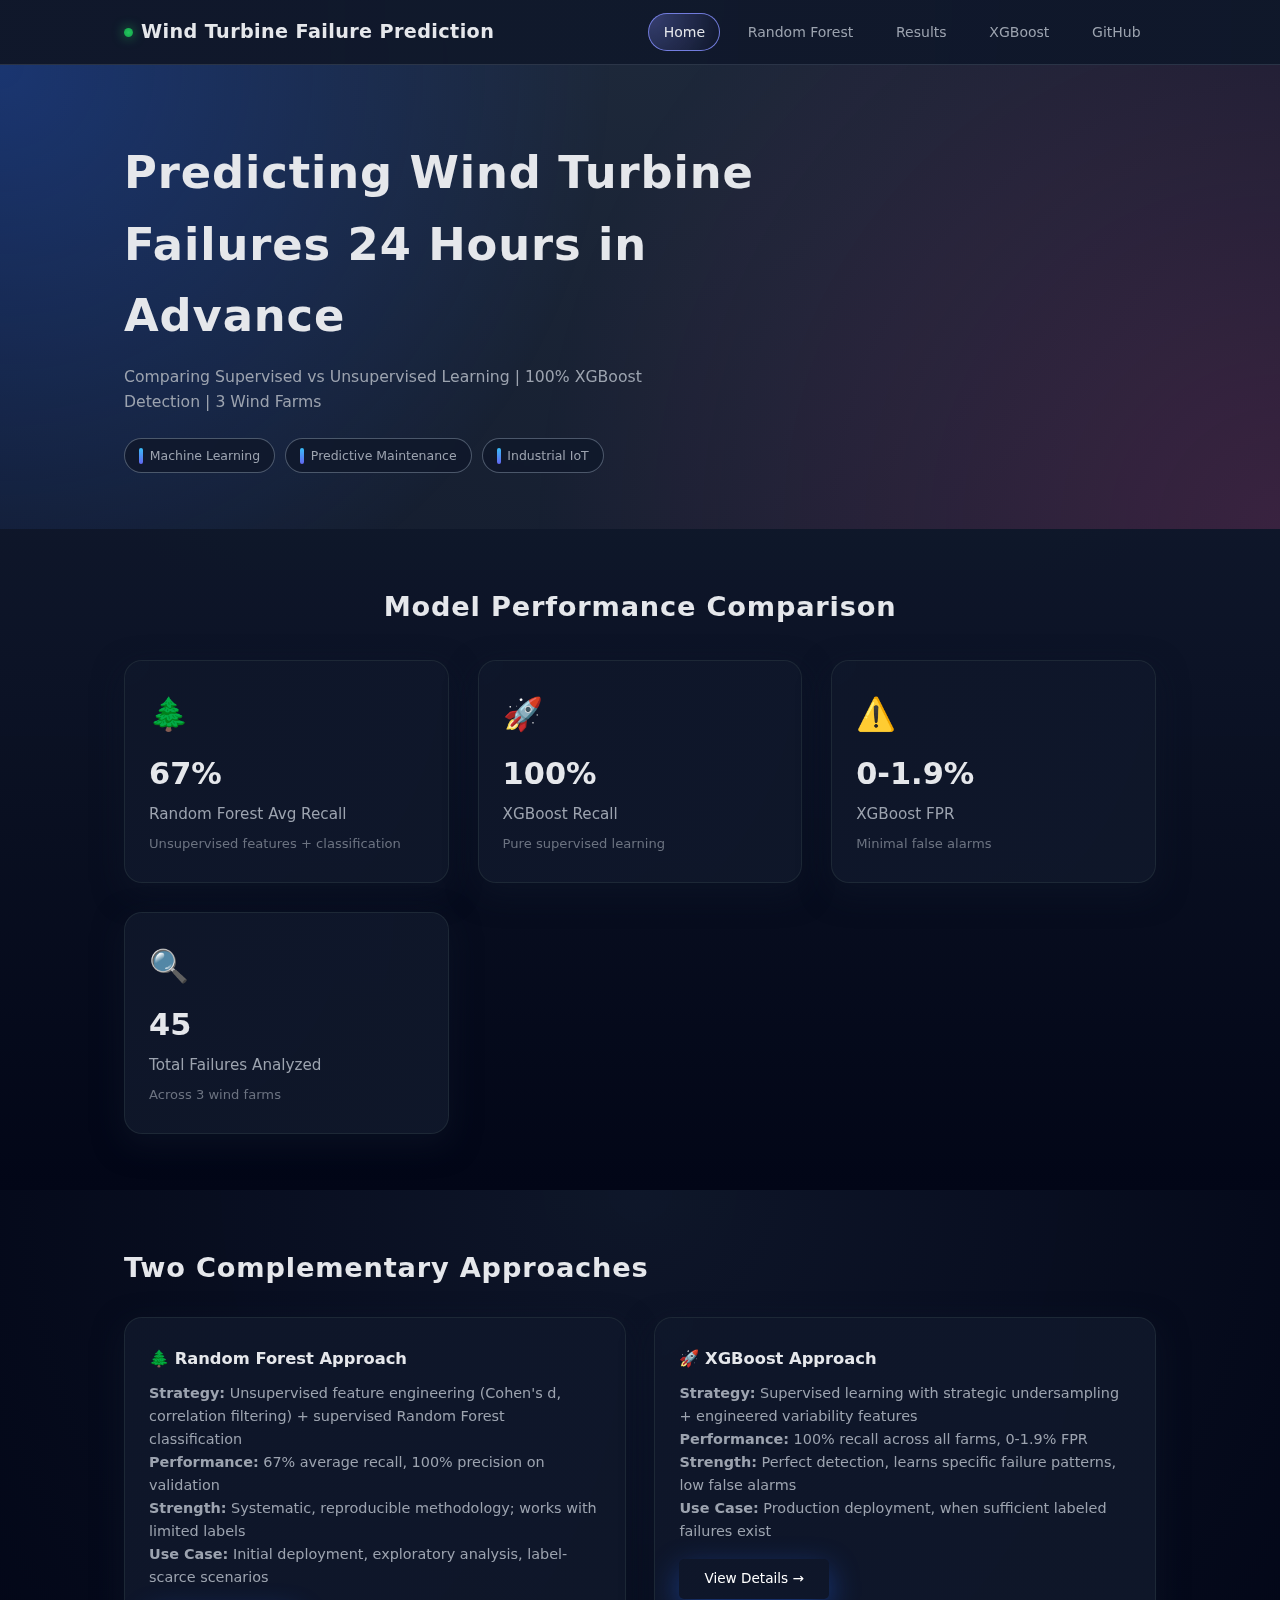
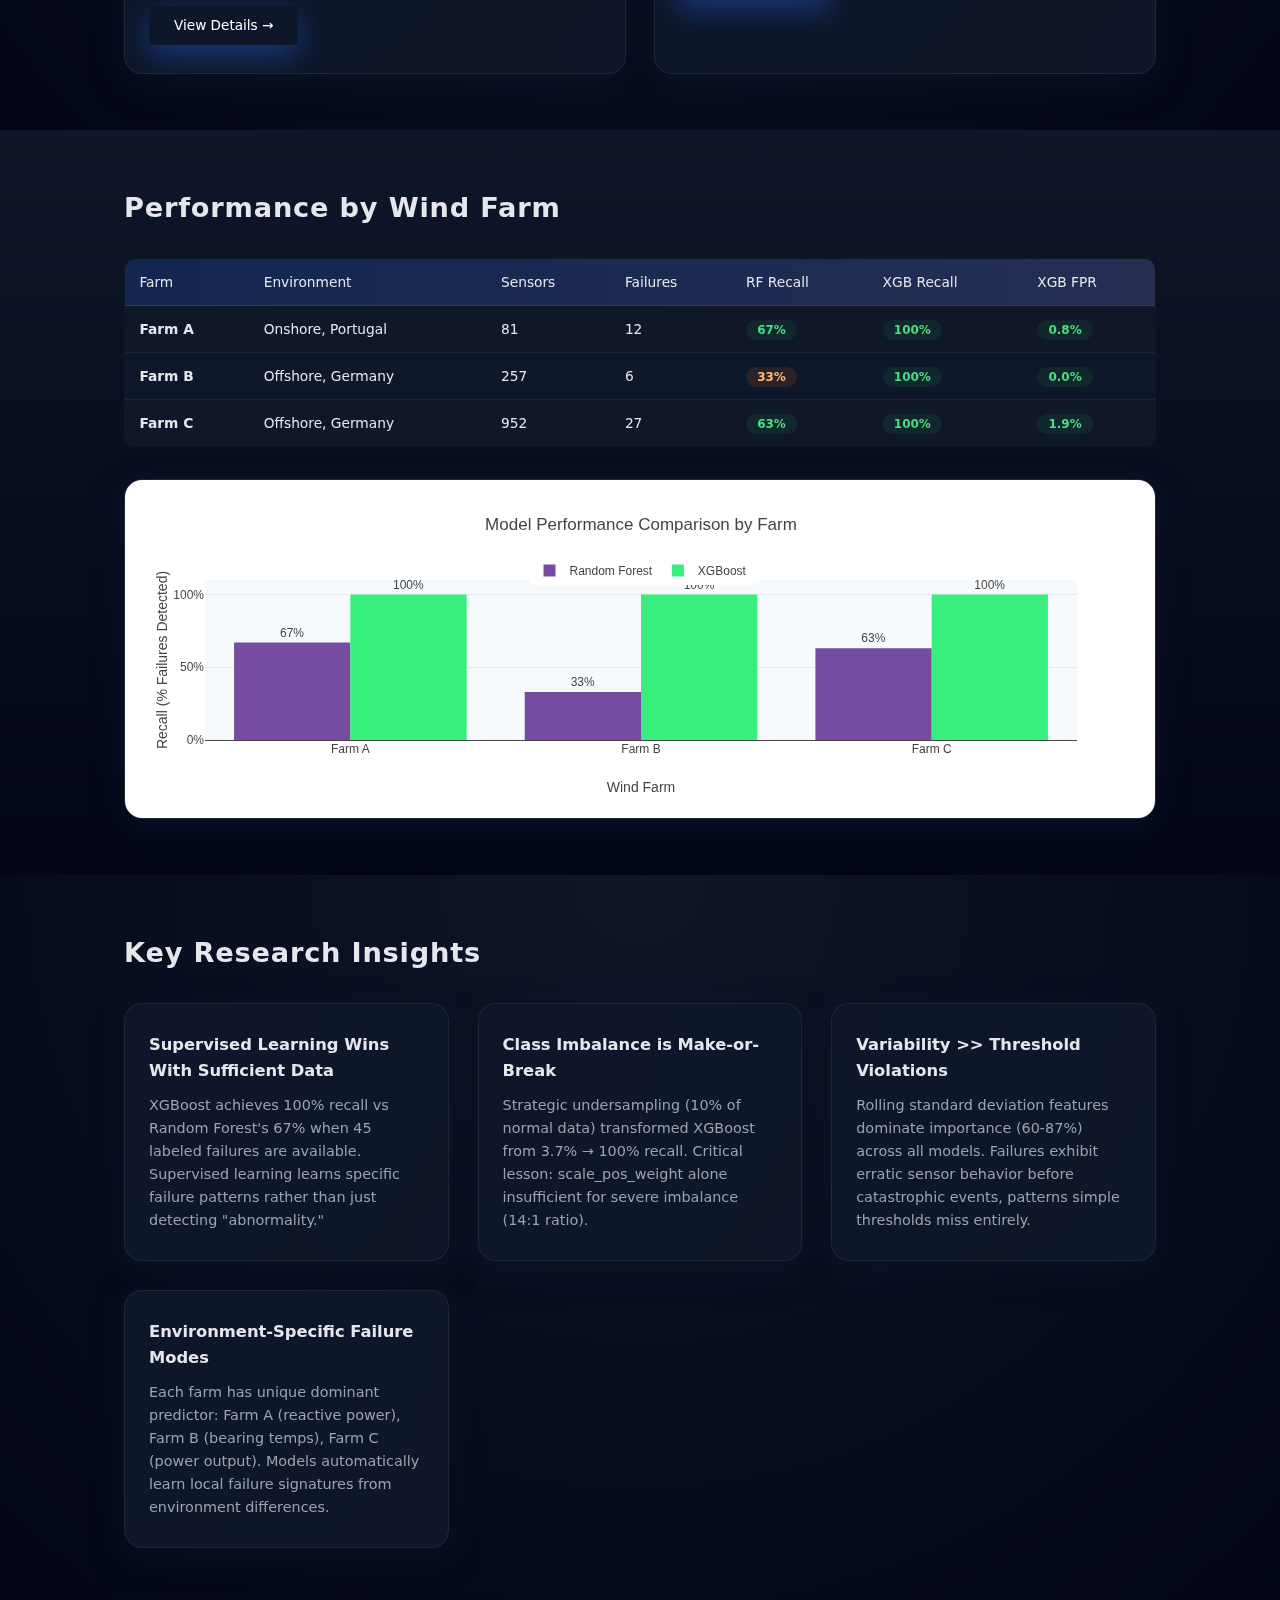
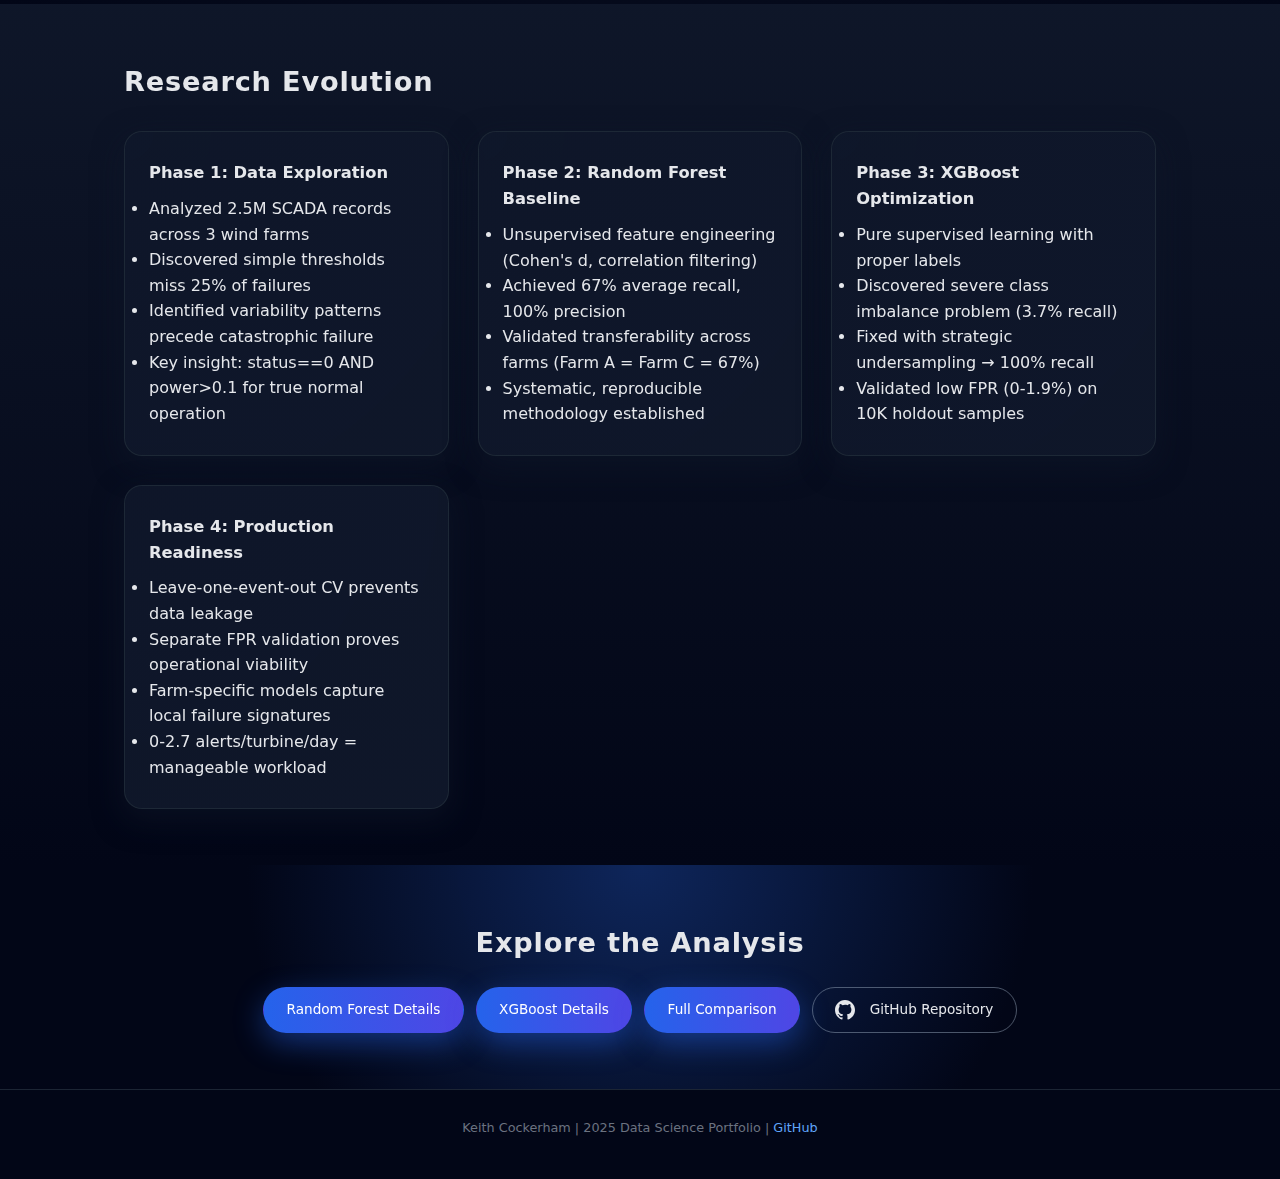
<file: docs/index.html>
<!DOCTYPE html>
<html lang="en">
<head>
    <meta charset="UTF-8">
    <meta name="viewport" content="width=device-width, initial-scale=1.0">
    <title>Wind Turbine Failure Prediction - Multi-Model Approach</title>
    <link rel="stylesheet" href="style.css">
    <script src="https://cdn.plot.ly/plotly-latest.min.js"></script>
</head>
<body>
    <!-- Navigation -->
    <nav class="navbar">
        <div class="container">
            <div class="nav-brand">
                <h1>Wind Turbine Failure Prediction</h1>
            </div>
            <ul class="nav-links">
                <li><a href="index.html" class="active">Home</a></li>
                <li><a href="methodology.html">Random Forest</a></li>
                <li><a href="results.html">Results</a></li>
                <li><a href="xgboost.html">XGBoost</a></li>
                <li><a href="https://github.com/keithcockerham/Wind_Farm" target="_blank">GitHub</a></li>
            </ul>
        </div>
    </nav>

    <!-- Hero Section -->
    <section class="hero">
        <div class="container">
            <div class="hero-content">
                <h2>Predicting Wind Turbine Failures 24 Hours in Advance</h2>
                <p class="subtitle">Comparing Supervised vs Unsupervised Learning | 100% XGBoost Detection | 3 Wind Farms</p>
                <div class="hero-badges">
                    <span class="badge badge-primary">Machine Learning</span>
                    <span class="badge badge-secondary">Predictive Maintenance</span>
                    <span class="badge badge-tertiary">Industrial IoT</span>
                </div>
            </div>
        </div>
    </section>

    <!-- Key Metrics Comparison -->
    <section class="metrics">
        <div class="container">
            <h2 style="text-align: center; margin-bottom: 2rem;">Model Performance Comparison</h2>
            <div class="metrics-grid">
                <div class="metric-card">
                    <div class="metric-icon">🌲</div>
                    <div class="metric-value">67%</div>
                    <div class="metric-label">Random Forest Avg Recall</div>
                    <p class="metric-desc">Unsupervised features + classification</p>
                </div>
                <div class="metric-card">
                    <div class="metric-icon">🚀</div>
                    <div class="metric-value">100%</div>
                    <div class="metric-label">XGBoost Recall</div>
                    <p class="metric-desc">Pure supervised learning</p>
                </div>
                <div class="metric-card">
                    <div class="metric-icon">⚠️</div>
                    <div class="metric-value">0-1.9%</div>
                    <div class="metric-label">XGBoost FPR</div>
                    <p class="metric-desc">Minimal false alarms</p>
                </div>
                <div class="metric-card">
                    <div class="metric-icon">🔍</div>
                    <div class="metric-value">45</div>
                    <div class="metric-label">Total Failures Analyzed</div>
                    <p class="metric-desc">Across 3 wind farms</p>
                </div>
            </div>
        </div>
    </section>

    <!-- Approach Comparison -->
    <section class="overview">
        <div class="container">
            <h2>Two Complementary Approaches</h2>
            
            <div class="overview-grid">
                <div class="overview-card">
                    <h3>🌲 Random Forest Approach</h3>
                    <p><strong>Strategy:</strong> Unsupervised feature engineering (Cohen's d, correlation filtering) + supervised Random Forest classification</p>
                    <p><strong>Performance:</strong> 67% average recall, 100% precision on validation</p>
                    <p><strong>Strength:</strong> Systematic, reproducible methodology; works with limited labels</p>
                    <p><strong>Use Case:</strong> Initial deployment, exploratory analysis, label-scarce scenarios</p>
                    <a href="methodology.html" class="btn btn-primary" style="margin-top: 1rem; display: inline-block; padding: 0.5rem 1.5rem; background: var(--primary-color); color: white; text-decoration: none; border-radius: 5px;">View Details →</a>
                </div>
                
                <div class="overview-card">
                    <h3>🚀 XGBoost Approach</h3>
                    <p><strong>Strategy:</strong> Supervised learning with strategic undersampling + engineered variability features</p>
                    <p><strong>Performance:</strong> 100% recall across all farms, 0-1.9% FPR</p>
                    <p><strong>Strength:</strong> Perfect detection, learns specific failure patterns, low false alarms</p>
                    <p><strong>Use Case:</strong> Production deployment, when sufficient labeled failures exist</p>
                    <a href="xgboost.html" class="btn btn-primary" style="margin-top: 1rem; display: inline-block; padding: 0.5rem 1.5rem; background: var(--secondary-color); color: white; text-decoration: none; border-radius: 5px;">View Details →</a>
                </div>
            </div>
        </div>
    </section>

    <!-- Performance by Farm -->
    <section class="results-preview">
        <div class="container">
            <h2>Performance by Wind Farm</h2>
            
            <div class="results-table-container">
                <table class="results-table">
                    <thead>
                        <tr>
                            <th>Farm</th>
                            <th>Environment</th>
                            <th>Sensors</th>
                            <th>Failures</th>
                            <th>RF Recall</th>
                            <th>XGB Recall</th>
                            <th>XGB FPR</th>
                        </tr>
                    </thead>
                    <tbody>
                        <tr>
                            <td><strong>Farm A</strong></td>
                            <td>Onshore, Portugal</td>
                            <td>81</td>
                            <td>12</td>
                            <td><span class="badge-success">67%</span></td>
                            <td><span class="badge-success">100%</span></td>
                            <td><span class="badge-success">0.8%</span></td>
                        </tr>
                        <tr>
                            <td><strong>Farm B</strong></td>
                            <td>Offshore, Germany</td>
                            <td>257</td>
                            <td>6</td>
                            <td><span class="badge-warning">33%</span></td>
                            <td><span class="badge-success">100%</span></td>
                            <td><span class="badge-success">0.0%</span></td>
                        </tr>
                        <tr>
                            <td><strong>Farm C</strong></td>
                            <td>Offshore, Germany</td>
                            <td>952</td>
                            <td>27</td>
                            <td><span class="badge-success">63%</span></td>
                            <td><span class="badge-success">100%</span></td>
                            <td><span class="badge-success">1.9%</span></td>
                        </tr>
                    </tbody>
                </table>
            </div>

            <div class="chart-container" id="modelComparisonChart"></div>
        </div>
    </section>

    <!-- Key Insights -->
    <section class="findings">
        <div class="container">
            <h2>Key Research Insights</h2>
            
            <div class="findings-grid">
                <div class="finding-card">
                    <h3>Supervised Learning Wins With Sufficient Data</h3>
                    <p>XGBoost achieves 100% recall vs Random Forest's 67% when 45 labeled failures are available. Supervised learning learns specific failure patterns rather than just detecting "abnormality."</p>
                </div>
                
                <div class="finding-card">
                    <h3>Class Imbalance is Make-or-Break</h3>
                    <p>Strategic undersampling (10% of normal data) transformed XGBoost from 3.7% → 100% recall. Critical lesson: scale_pos_weight alone insufficient for severe imbalance (14:1 ratio).</p>
                </div>
                
                <div class="finding-card">
                    <h3>Variability >> Threshold Violations</h3>
                    <p>Rolling standard deviation features dominate importance (60-87%) across all models. Failures exhibit erratic sensor behavior before catastrophic events, patterns simple thresholds miss entirely.</p>
                </div>
                
                <div class="finding-card">
                    <h3>Environment-Specific Failure Modes</h3>
                    <p>Each farm has unique dominant predictor: Farm A (reactive power), Farm B (bearing temps), Farm C (power output). Models automatically learn local failure signatures from environment differences.</p>
                </div>
            </div>
        </div>
    </section>

    <!-- Project Timeline -->
    <section class="technical">
        <div class="container">
            <h2>Research Evolution</h2>
            
            <div class="tech-grid">
                <div class="tech-card">
                    <h3>Phase 1: Data Exploration</h3>
                    <ul>
                        <li>Analyzed 2.5M SCADA records across 3 wind farms</li>
                        <li>Discovered simple thresholds miss 25% of failures</li>
                        <li>Identified variability patterns precede catastrophic failure</li>
                        <li>Key insight: status==0 AND power>0.1 for true normal operation</li>
                    </ul>
                </div>
                
                <div class="tech-card">
                    <h3>Phase 2: Random Forest Baseline</h3>
                    <ul>
                        <li>Unsupervised feature engineering (Cohen's d, correlation filtering)</li>
                        <li>Achieved 67% average recall, 100% precision</li>
                        <li>Validated transferability across farms (Farm A = Farm C = 67%)</li>
                        <li>Systematic, reproducible methodology established</li>
                    </ul>
                </div>
                
                <div class="tech-card">
                    <h3>Phase 3: XGBoost Optimization</h3>
                    <ul>
                        <li>Pure supervised learning with proper labels</li>
                        <li>Discovered severe class imbalance problem (3.7% recall)</li>
                        <li>Fixed with strategic undersampling → 100% recall</li>
                        <li>Validated low FPR (0-1.9%) on 10K holdout samples</li>
                    </ul>
                </div>
                
                <div class="tech-card">
                    <h3>Phase 4: Production Readiness</h3>
                    <ul>
                        <li>Leave-one-event-out CV prevents data leakage</li>
                        <li>Separate FPR validation proves operational viability</li>
                        <li>Farm-specific models capture local failure signatures</li>
                        <li>0-2.7 alerts/turbine/day = manageable workload</li>
                    </ul>
                </div>
            </div>
        </div>
    </section>

    <!-- CTA Section -->
    <section class="cta">
        <div class="container">
            <h2>Explore the Analysis</h2>
            <div class="cta-buttons">
                <a href="methodology.html" class="btn btn-primary">Random Forest Details</a>
                <a href="xgboost.html" class="btn btn-primary">XGBoost Details</a>
                <a href="results.html" class="btn btn-primary">Full Comparison</a>
                <a href="https://github.com/keithcockerham/Wind_Farm" class="btn btn-secondary" target="_blank">
                    <svg width="20" height="20" fill="currentColor" style="vertical-align: middle; margin-right: 8px;">
                        <path d="M10 0C4.477 0 0 4.477 0 10c0 4.42 2.865 8.166 6.839 9.489.5.092.682-.217.682-.482 0-.237-.008-.866-.013-1.7-2.782.603-3.369-1.34-3.369-1.34-.454-1.156-1.11-1.463-1.11-1.463-.908-.62.069-.608.069-.608 1.003.07 1.531 1.03 1.531 1.03.892 1.529 2.341 1.087 2.91.831.092-.646.35-1.086.636-1.336-2.22-.253-4.555-1.11-4.555-4.943 0-1.091.39-1.984 1.029-2.683-.103-.253-.446-1.27.098-2.647 0 0 .84-.269 2.75 1.025A9.578 9.578 0 0110 4.836c.85.004 1.705.114 2.504.336 1.909-1.294 2.747-1.025 2.747-1.025.546 1.377.203 2.394.1 2.647.64.699 1.028 1.592 1.028 2.683 0 3.842-2.339 4.687-4.566 4.935.359.309.678.919.678 1.852 0 1.336-.012 2.415-.012 2.743 0 .267.18.578.688.48C17.137 18.163 20 14.418 20 10c0-5.523-4.477-10-10-10z"/>
                    </svg>
                    GitHub Repository
                </a>
            </div>
        </div>
    </section>

    <!-- Footer -->
    <footer class="footer">
        <div class="container">
            <p>Keith Cockerham | 2025 Data Science Portfolio | <a href="https://github.com/keithcockerham" target="_blank">GitHub</a></p>
        </div>
    </footer>

    <script>
        // Model Comparison Chart
        function createModelComparisonChart() {
            const rfTrace = {
                x: ['Farm A', 'Farm B', 'Farm C'],
                y: [0.67, 0.33, 0.63],
                name: 'Random Forest',
                type: 'bar',
                marker: { color: '#764ba2' },
                text: ['67%', '33%', '63%'],
                textposition: 'outside'
            };

            const xgbTrace = {
                x: ['Farm A', 'Farm B', 'Farm C'],
                y: [1.0, 1.0, 1.0],
                name: 'XGBoost',
                type: 'bar',
                marker: { color: '#38ef7d' },
                text: ['100%', '100%', '100%'],
                textposition: 'outside'
            };

            const data = [rfTrace, xgbTrace];

            const layout = {
                title: 'Model Performance Comparison by Farm',
                xaxis: { title: 'Wind Farm' },
                yaxis: {
                    title: 'Recall (% Failures Detected)',
                    range: [0, 1.1],
                    tickformat: '.0%'
                },
                barmode: 'group',
                plot_bgcolor: '#f7fafc',
                paper_bgcolor: '#ffffff',
                height: 450,
                legend: {
                    x: 0.5,
                    y: 1.15,
                    xanchor: 'center',
                    orientation: 'h'
                }
            };

            const config = { responsive: true, displayModeBar: false };
            Plotly.newPlot('modelComparisonChart', data, layout, config);
        }

        document.addEventListener('DOMContentLoaded', function() {
            if (document.getElementById('modelComparisonChart')) {
                createModelComparisonChart();
            }
        });
    </script>
</body>
</html>
</file>
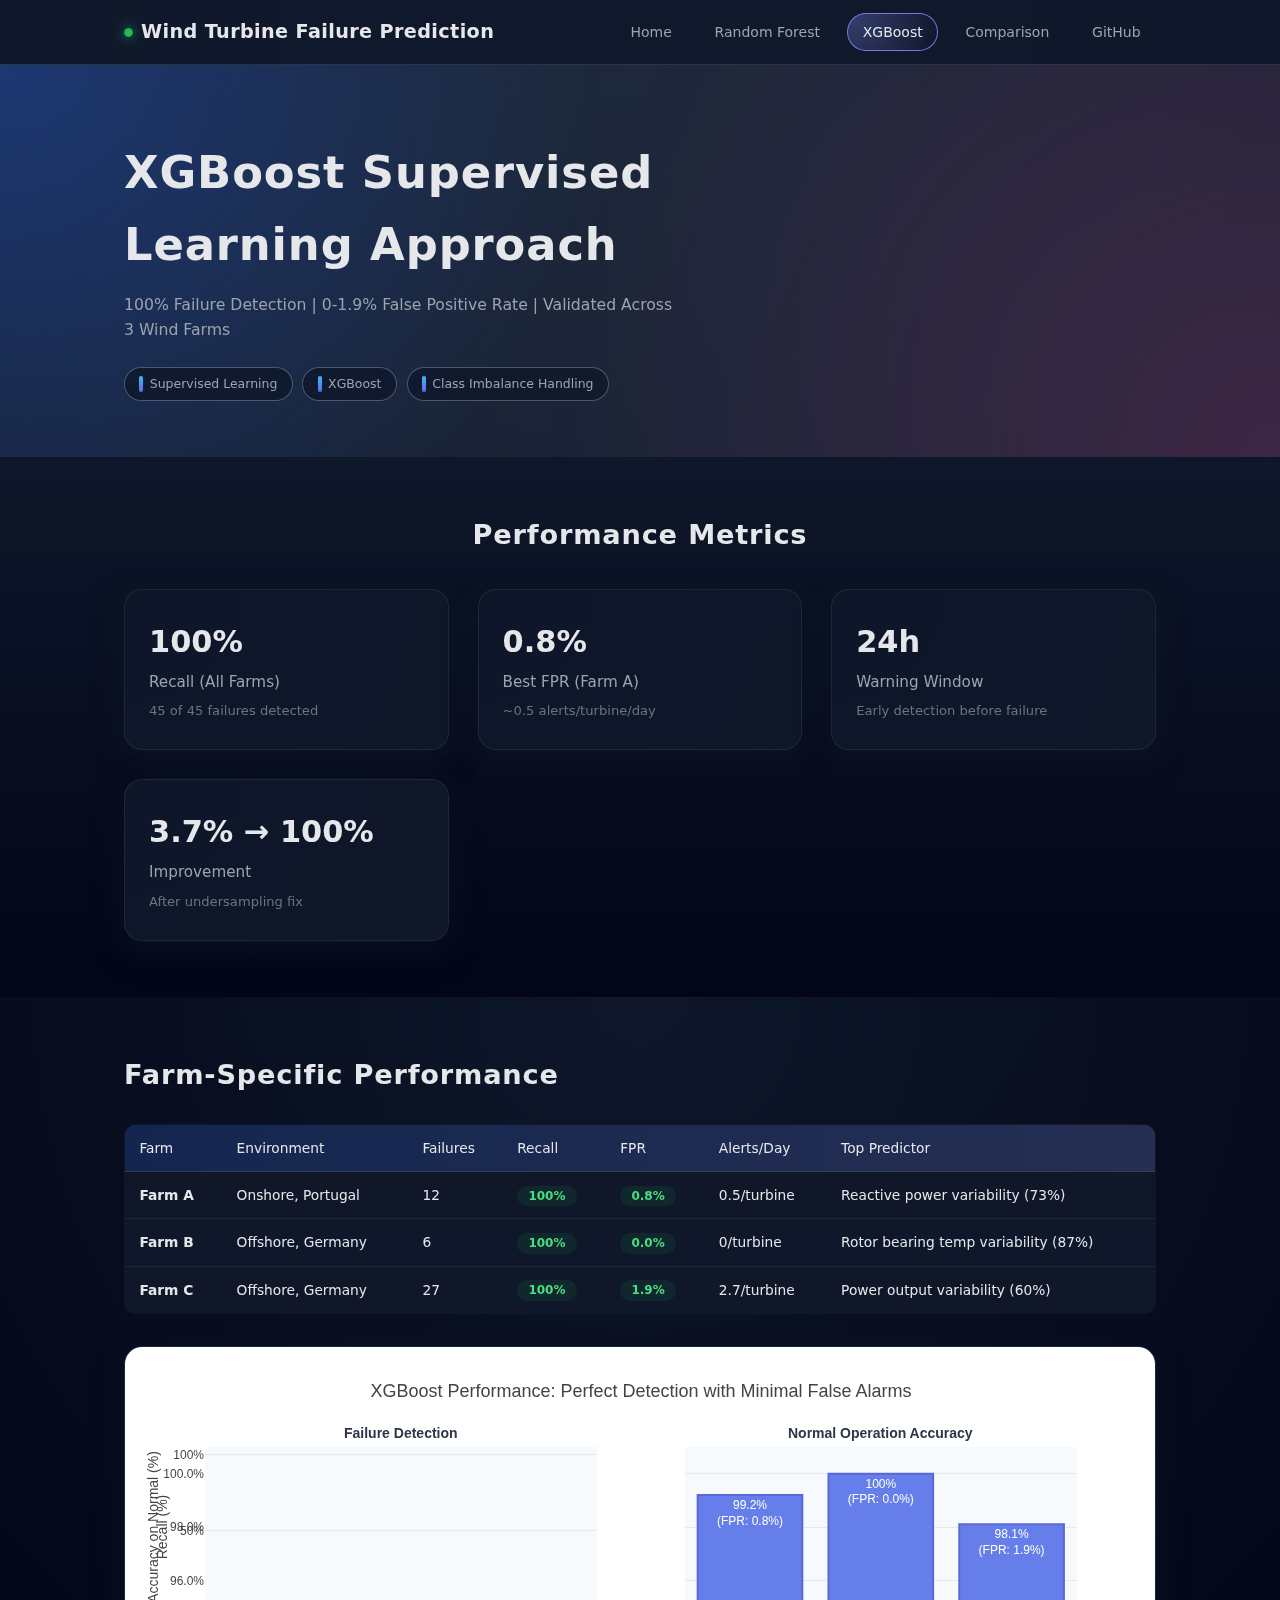
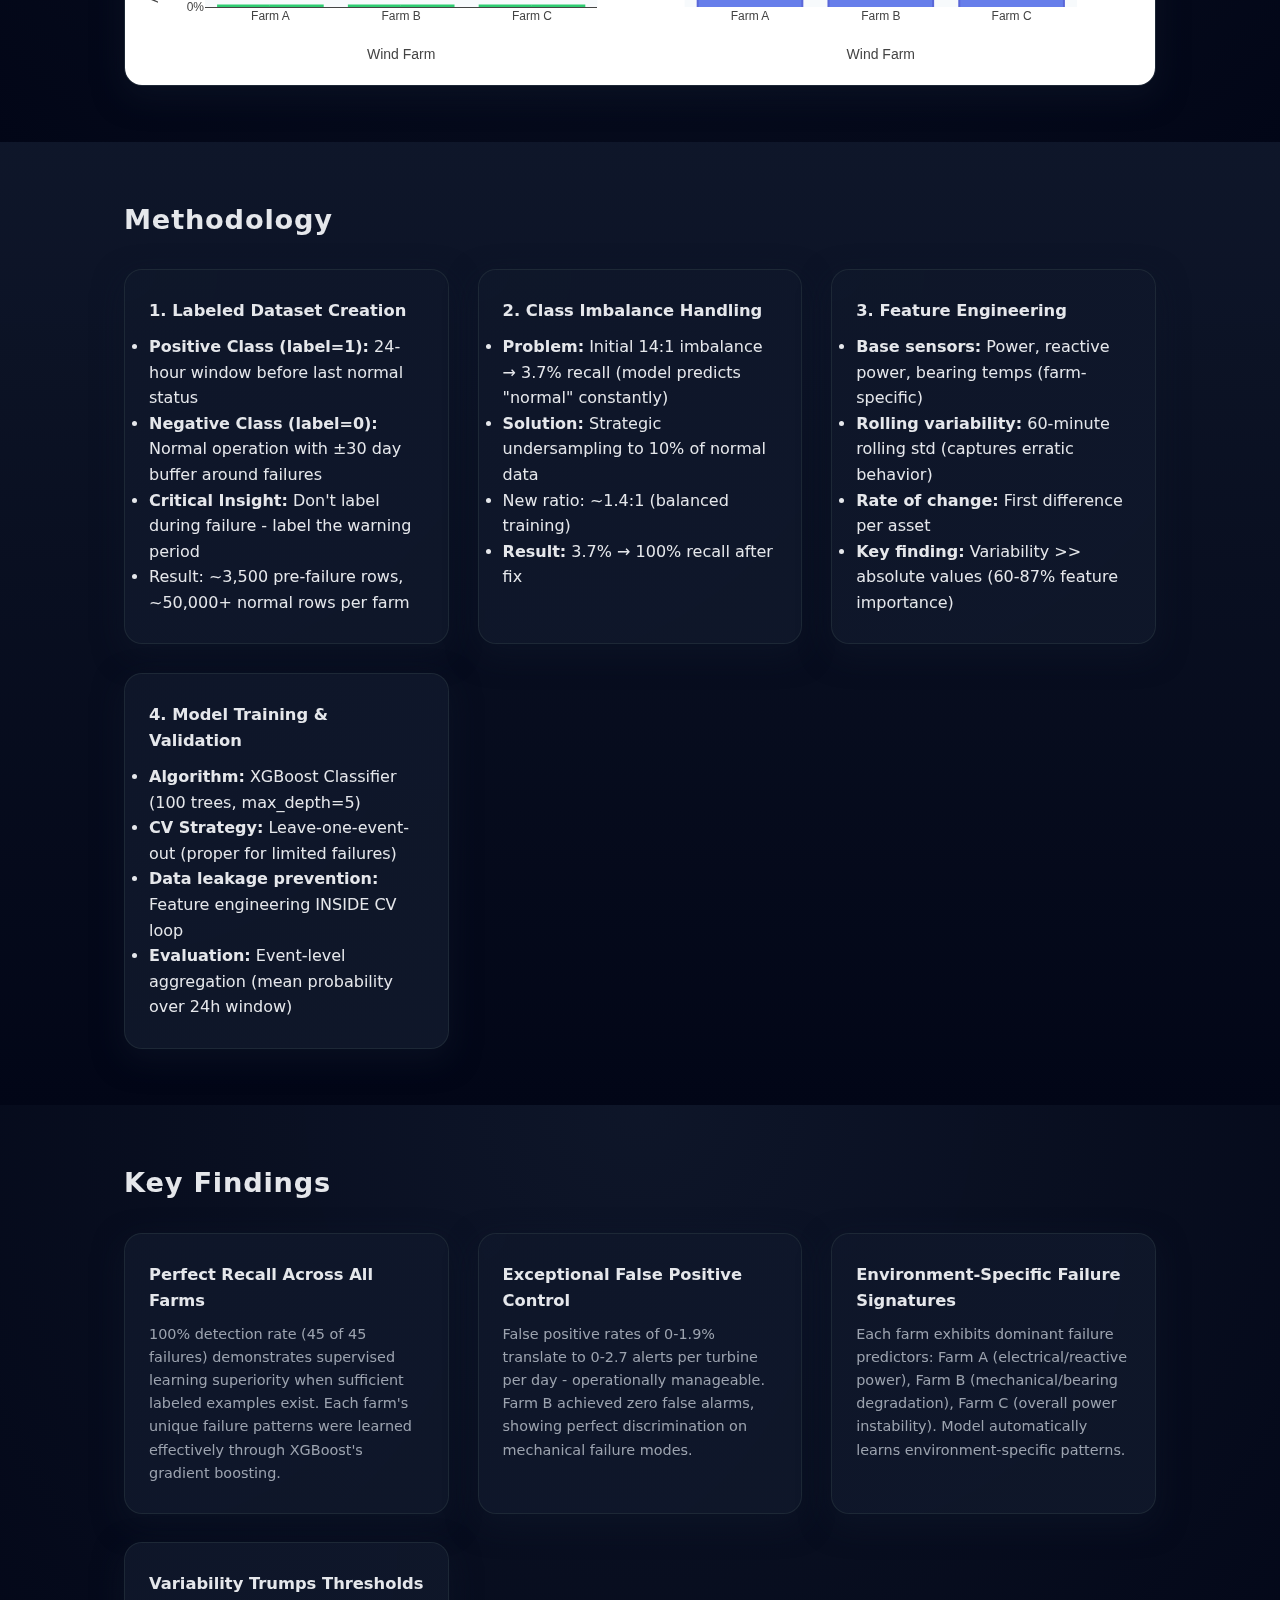
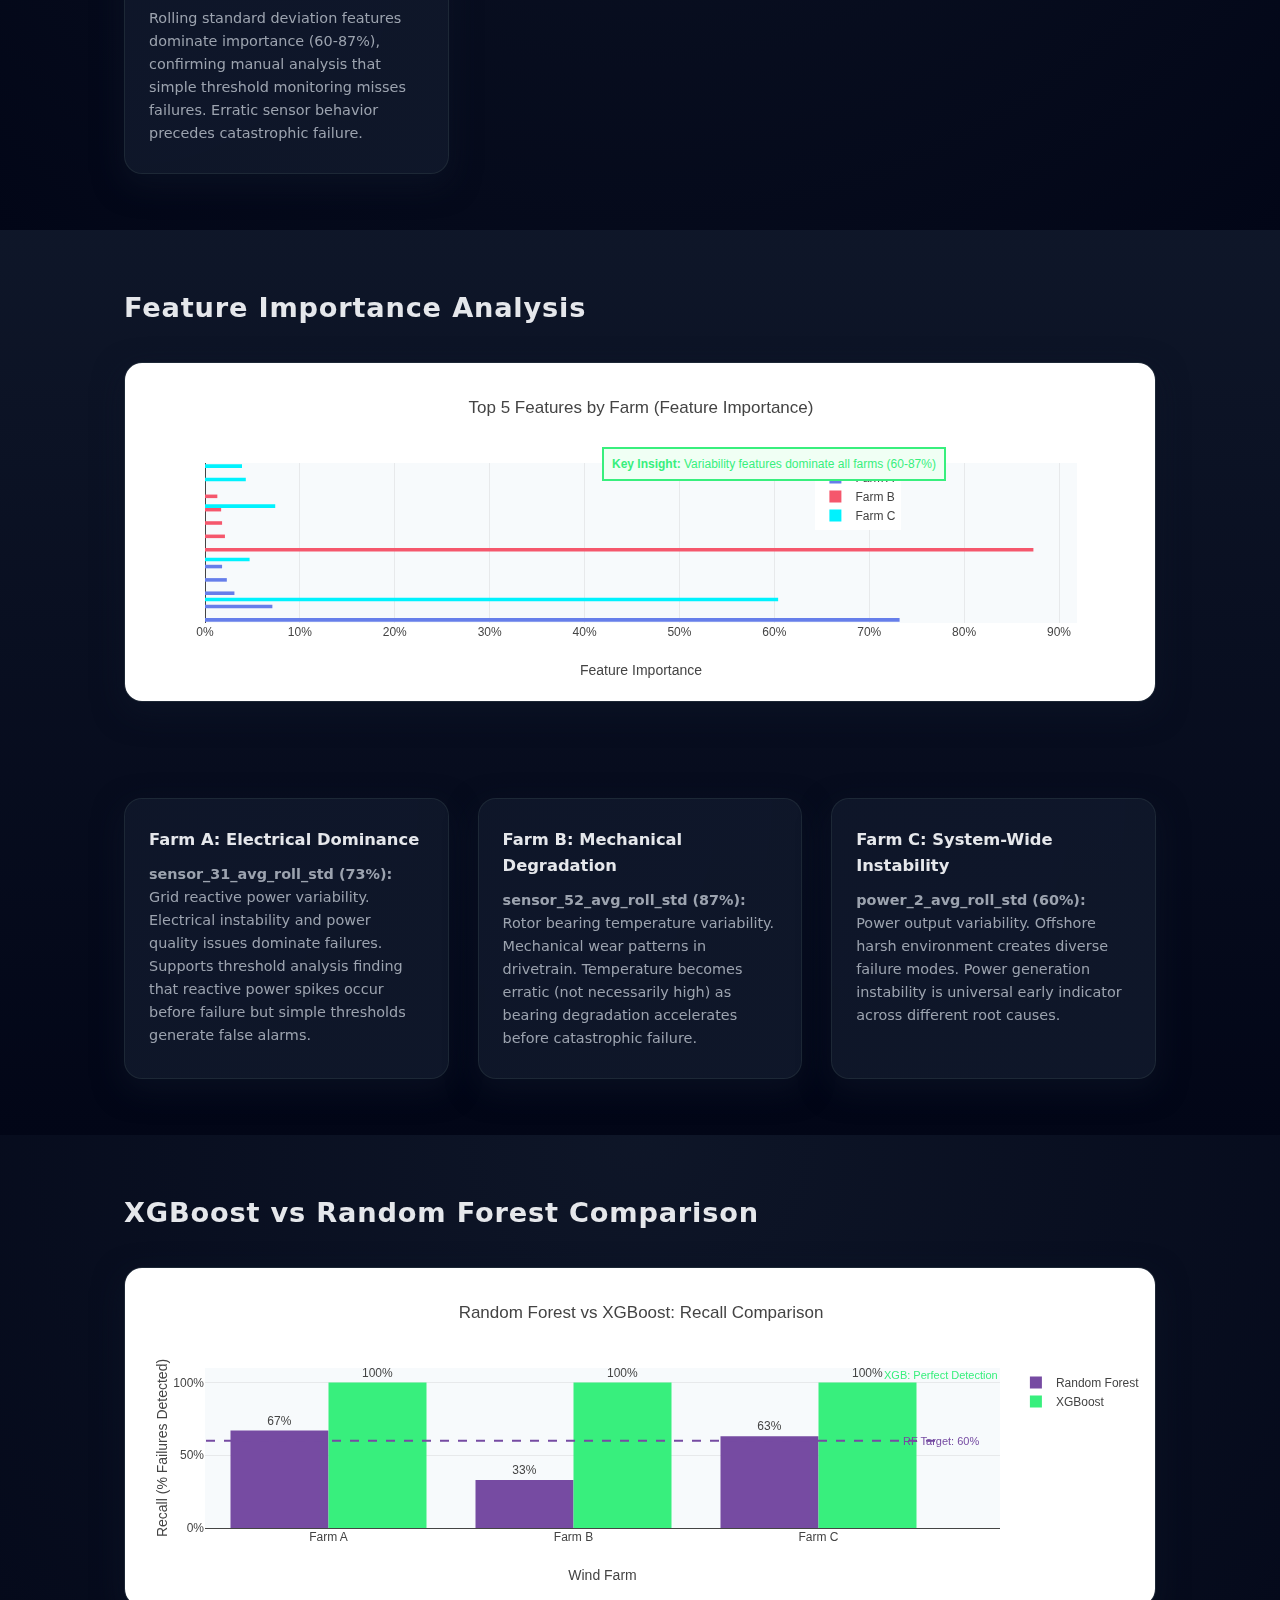
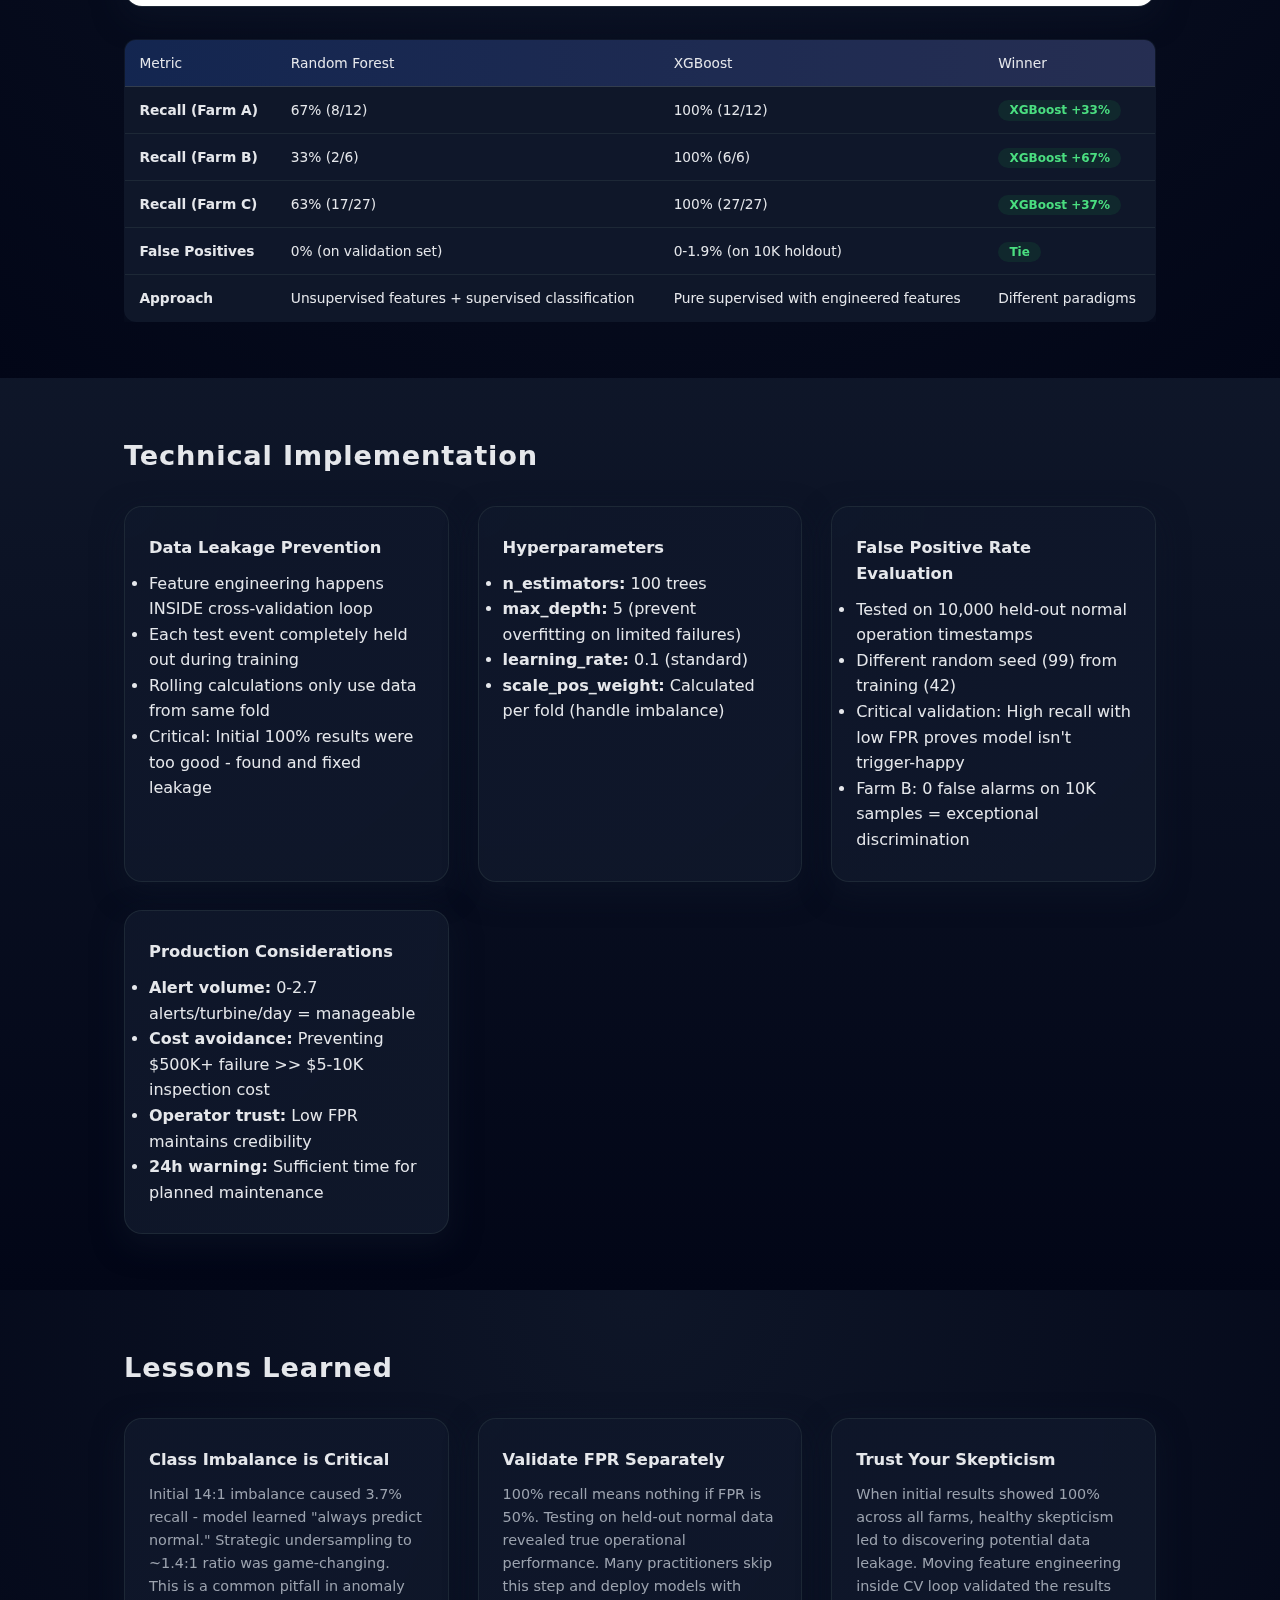
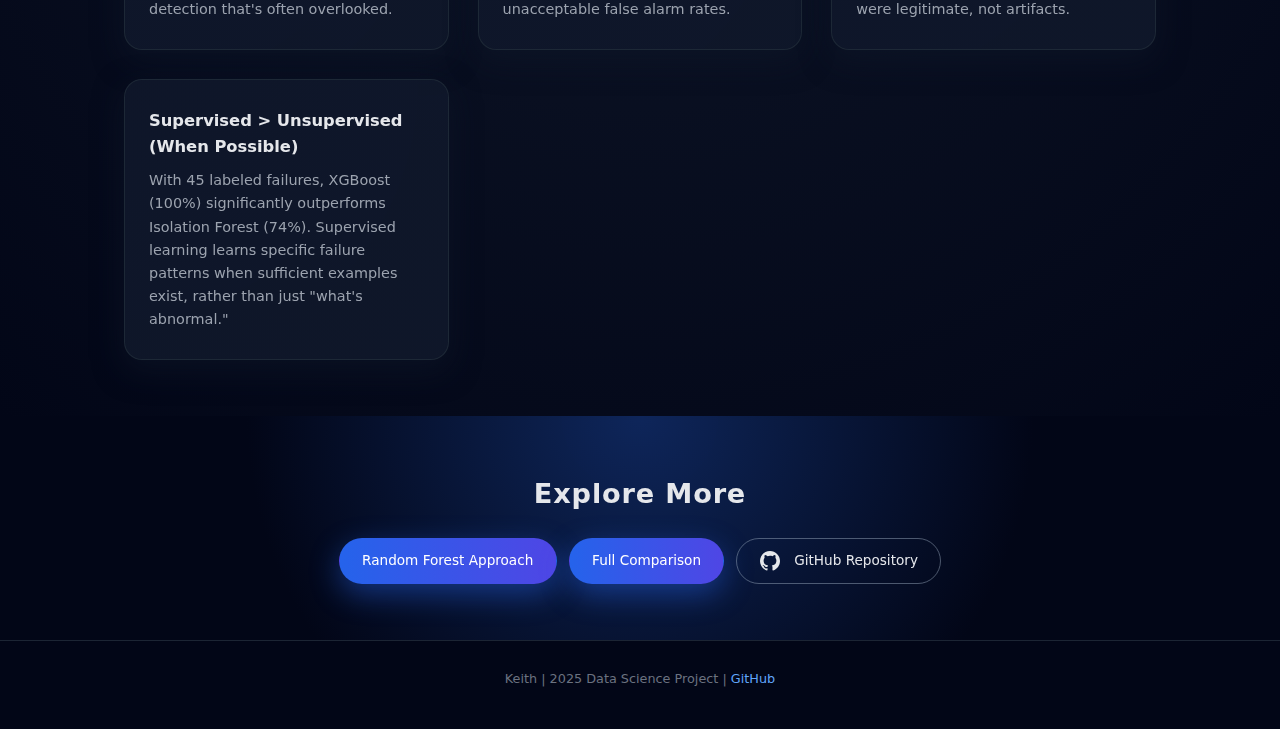
<file: docs/xgboost.html>
<!DOCTYPE html>
<html lang="en">
<head>
    <meta charset="UTF-8">
    <meta name="viewport" content="width=device-width, initial-scale=1.0">
    <title>XGBoost Model - Wind Turbine Failure Prediction</title>
    <link rel="stylesheet" href="style.css">
    <script src="https://cdn.plot.ly/plotly-latest.min.js"></script>
</head>
<body>
    <!-- Navigation -->
    <nav class="navbar">
        <div class="container">
            <div class="nav-brand">
                <h1>Wind Turbine Failure Prediction</h1>
            </div>
            <ul class="nav-links">
                <li><a href="index.html">Home</a></li>
                <li><a href="methodology.html">Random Forest</a></li>
                <li><a href="xgboost.html" class="active">XGBoost</a></li>
                <li><a href="results.html">Comparison</a></li>
                <li><a href="https://github.com/keithcockerham/Wind_Farm" target="_blank">GitHub</a></li>
            </ul>
        </div>
    </nav>

    <!-- Hero Section -->
    <section class="hero">
        <div class="container">
            <div class="hero-content">
                <h2>XGBoost Supervised Learning Approach</h2>
                <p class="subtitle">100% Failure Detection | 0-1.9% False Positive Rate | Validated Across 3 Wind Farms</p>
                <div class="hero-badges">
                    <span class="badge badge-primary">Supervised Learning</span>
                    <span class="badge badge-secondary">XGBoost</span>
                    <span class="badge badge-tertiary">Class Imbalance Handling</span>
                </div>
            </div>
        </div>
    </section>

    <!-- Key Metrics -->
    <section class="metrics">
        <div class="container">
            <h2 style="text-align: center; margin-bottom: 2rem;">Performance Metrics</h2>
            <div class="metrics-grid">
                <div class="metric-card">
                    <div class="metric-value">100%</div>
                    <div class="metric-label">Recall (All Farms)</div>
                    <p class="metric-desc">45 of 45 failures detected</p>
                </div>
                <div class="metric-card">
                    <div class="metric-value">0.8%</div>
                    <div class="metric-label">Best FPR (Farm A)</div>
                    <p class="metric-desc">~0.5 alerts/turbine/day</p>
                </div>
                <div class="metric-card">
                    <div class="metric-value">24h</div>
                    <div class="metric-label">Warning Window</div>
                    <p class="metric-desc">Early detection before failure</p>
                </div>
                <div class="metric-card">
                    <div class="metric-value">3.7% → 100%</div>
                    <div class="metric-label">Improvement</div>
                    <p class="metric-desc">After undersampling fix</p>
                </div>
            </div>
        </div>
    </section>

    <!-- Results Comparison -->
    <section class="overview">
        <div class="container">
            <h2>Farm-Specific Performance</h2>
            
            <div class="results-table-container">
                <table class="results-table">
                    <thead>
                        <tr>
                            <th>Farm</th>
                            <th>Environment</th>
                            <th>Failures</th>
                            <th>Recall</th>
                            <th>FPR</th>
                            <th>Alerts/Day</th>
                            <th>Top Predictor</th>
                        </tr>
                    </thead>
                    <tbody>
                        <tr>
                            <td><strong>Farm A</strong></td>
                            <td>Onshore, Portugal</td>
                            <td>12</td>
                            <td><span class="badge-success">100%</span></td>
                            <td><span class="badge-success">0.8%</span></td>
                            <td>0.5/turbine</td>
                            <td>Reactive power variability (73%)</td>
                        </tr>
                        <tr>
                            <td><strong>Farm B</strong></td>
                            <td>Offshore, Germany</td>
                            <td>6</td>
                            <td><span class="badge-success">100%</span></td>
                            <td><span class="badge-success">0.0%</span></td>
                            <td>0/turbine</td>
                            <td>Rotor bearing temp variability (87%)</td>
                        </tr>
                        <tr>
                            <td><strong>Farm C</strong></td>
                            <td>Offshore, Germany</td>
                            <td>27</td>
                            <td><span class="badge-success">100%</span></td>
                            <td><span class="badge-success">1.9%</span></td>
                            <td>2.7/turbine</td>
                            <td>Power output variability (60%)</td>
                        </tr>
                    </tbody>
                </table>
            </div>

            <div class="chart-container" id="xgboostPerformanceChart"></div>
        </div>
    </section>

    <!-- Methodology -->
    <section class="technical">
        <div class="container">
            <h2>Methodology</h2>
            
            <div class="tech-grid">
                <div class="tech-card">
                    <h3>1. Labeled Dataset Creation</h3>
                    <ul>
                        <li><strong>Positive Class (label=1):</strong> 24-hour window before last normal status</li>
                        <li><strong>Negative Class (label=0):</strong> Normal operation with ±30 day buffer around failures</li>
                        <li><strong>Critical Insight:</strong> Don't label during failure - label the warning period</li>
                        <li>Result: ~3,500 pre-failure rows, ~50,000+ normal rows per farm</li>
                    </ul>
                </div>
                
                <div class="tech-card">
                    <h3>2. Class Imbalance Handling</h3>
                    <ul>
                        <li><strong>Problem:</strong> Initial 14:1 imbalance → 3.7% recall (model predicts "normal" constantly)</li>
                        <li><strong>Solution:</strong> Strategic undersampling to 10% of normal data</li>
                        <li>New ratio: ~1.4:1 (balanced training)</li>
                        <li><strong>Result:</strong> 3.7% → 100% recall after fix</li>
                    </ul>
                </div>
                
                <div class="tech-card">
                    <h3>3. Feature Engineering</h3>
                    <ul>
                        <li><strong>Base sensors:</strong> Power, reactive power, bearing temps (farm-specific)</li>
                        <li><strong>Rolling variability:</strong> 60-minute rolling std (captures erratic behavior)</li>
                        <li><strong>Rate of change:</strong> First difference per asset</li>
                        <li><strong>Key finding:</strong> Variability >> absolute values (60-87% feature importance)</li>
                    </ul>
                </div>
                
                <div class="tech-card">
                    <h3>4. Model Training & Validation</h3>
                    <ul>
                        <li><strong>Algorithm:</strong> XGBoost Classifier (100 trees, max_depth=5)</li>
                        <li><strong>CV Strategy:</strong> Leave-one-event-out (proper for limited failures)</li>
                        <li><strong>Data leakage prevention:</strong> Feature engineering INSIDE CV loop</li>
                        <li><strong>Evaluation:</strong> Event-level aggregation (mean probability over 24h window)</li>
                    </ul>
                </div>
            </div>
        </div>
    </section>

    <!-- Key Findings -->
    <section class="findings">
        <div class="container">
            <h2>Key Findings</h2>
            
            <div class="findings-grid">
                <div class="finding-card">
                    <h3>Perfect Recall Across All Farms</h3>
                    <p>100% detection rate (45 of 45 failures) demonstrates supervised learning superiority when sufficient labeled examples exist. Each farm's unique failure patterns were learned effectively through XGBoost's gradient boosting.</p>
                </div>
                
                <div class="finding-card">
                    <h3>Exceptional False Positive Control</h3>
                    <p>False positive rates of 0-1.9% translate to 0-2.7 alerts per turbine per day - operationally manageable. Farm B achieved zero false alarms, showing perfect discrimination on mechanical failure modes.</p>
                </div>
                
                <div class="finding-card">
                    <h3>Environment-Specific Failure Signatures</h3>
                    <p>Each farm exhibits dominant failure predictors: Farm A (electrical/reactive power), Farm B (mechanical/bearing degradation), Farm C (overall power instability). Model automatically learns environment-specific patterns.</p>
                </div>
                
                <div class="finding-card">
                    <h3>Variability Trumps Thresholds</h3>
                    <p>Rolling standard deviation features dominate importance (60-87%), confirming manual analysis that simple threshold monitoring misses failures. Erratic sensor behavior precedes catastrophic failure.</p>
                </div>
            </div>
        </div>
    </section>

    <!-- Feature Importance -->
    <section class="results-preview">
        <div class="container">
            <h2>Feature Importance Analysis</h2>
            
            <div class="chart-container" id="featureImportanceComparison" style="margin-bottom: 6rem;"></div>
            
            <div class="overview-grid" style="margin-top: 3rem;">
                <div class="overview-card">
                    <h3>Farm A: Electrical Dominance</h3>
                    <p><strong>sensor_31_avg_roll_std (73%):</strong> Grid reactive power variability. Electrical instability and power quality issues dominate failures. Supports threshold analysis finding that reactive power spikes occur before failure but simple thresholds generate false alarms.</p>
                </div>
                
                <div class="overview-card">
                    <h3>Farm B: Mechanical Degradation</h3>
                    <p><strong>sensor_52_avg_roll_std (87%):</strong> Rotor bearing temperature variability. Mechanical wear patterns in drivetrain. Temperature becomes erratic (not necessarily high) as bearing degradation accelerates before catastrophic failure.</p>
                </div>
                
                <div class="overview-card">
                    <h3>Farm C: System-Wide Instability</h3>
                    <p><strong>power_2_avg_roll_std (60%):</strong> Power output variability. Offshore harsh environment creates diverse failure modes. Power generation instability is universal early indicator across different root causes.</p>
                </div>
            </div>
        </div>
    </section>

    <!-- Comparison with Random Forest -->
    <section class="overview">
        <div class="container">
            <h2>XGBoost vs Random Forest Comparison</h2>
            
            <div class="chart-container" id="modelComparisonChart"></div>
            
            <div class="results-table-container" style="margin-top: 2rem;">
                <table class="results-table">
                    <thead>
                        <tr>
                            <th>Metric</th>
                            <th>Random Forest</th>
                            <th>XGBoost</th>
                            <th>Winner</th>
                        </tr>
                    </thead>
                    <tbody>
                        <tr>
                            <td><strong>Recall (Farm A)</strong></td>
                            <td>67% (8/12)</td>
                            <td>100% (12/12)</td>
                            <td><span class="badge-success">XGBoost +33%</span></td>
                        </tr>
                        <tr>
                            <td><strong>Recall (Farm B)</strong></td>
                            <td>33% (2/6)</td>
                            <td>100% (6/6)</td>
                            <td><span class="badge-success">XGBoost +67%</span></td>
                        </tr>
                        <tr>
                            <td><strong>Recall (Farm C)</strong></td>
                            <td>63% (17/27)</td>
                            <td>100% (27/27)</td>
                            <td><span class="badge-success">XGBoost +37%</span></td>
                        </tr>
                        <tr>
                            <td><strong>False Positives</strong></td>
                            <td>0% (on validation set)</td>
                            <td>0-1.9% (on 10K holdout)</td>
                            <td><span class="badge-success">Tie</span></td>
                        </tr>
                        <tr>
                            <td><strong>Approach</strong></td>
                            <td>Unsupervised features + supervised classification</td>
                            <td>Pure supervised with engineered features</td>
                            <td>Different paradigms</td>
                        </tr>
                    </tbody>
                </table>
            </div>
        </div>
    </section>

    <!-- Implementation Details -->
    <section class="technical">
        <div class="container">
            <h2>Technical Implementation</h2>
            
            <div class="tech-grid">
                <div class="tech-card">
                    <h3>Data Leakage Prevention</h3>
                    <ul>
                        <li>Feature engineering happens INSIDE cross-validation loop</li>
                        <li>Each test event completely held out during training</li>
                        <li>Rolling calculations only use data from same fold</li>
                        <li>Critical: Initial 100% results were too good - found and fixed leakage</li>
                    </ul>
                </div>
                
                <div class="tech-card">
                    <h3>Hyperparameters</h3>
                    <ul>
                        <li><strong>n_estimators:</strong> 100 trees</li>
                        <li><strong>max_depth:</strong> 5 (prevent overfitting on limited failures)</li>
                        <li><strong>learning_rate:</strong> 0.1 (standard)</li>
                        <li><strong>scale_pos_weight:</strong> Calculated per fold (handle imbalance)</li>
                    </ul>
                </div>
                
                <div class="tech-card">
                    <h3>False Positive Rate Evaluation</h3>
                    <ul>
                        <li>Tested on 10,000 held-out normal operation timestamps</li>
                        <li>Different random seed (99) from training (42)</li>
                        <li>Critical validation: High recall with low FPR proves model isn't trigger-happy</li>
                        <li>Farm B: 0 false alarms on 10K samples = exceptional discrimination</li>
                    </ul>
                </div>
                
                <div class="tech-card">
                    <h3>Production Considerations</h3>
                    <ul>
                        <li><strong>Alert volume:</strong> 0-2.7 alerts/turbine/day = manageable</li>
                        <li><strong>Cost avoidance:</strong> Preventing $500K+ failure >> $5-10K inspection cost</li>
                        <li><strong>Operator trust:</strong> Low FPR maintains credibility</li>
                        <li><strong>24h warning:</strong> Sufficient time for planned maintenance</li>
                    </ul>
                </div>
            </div>
        </div>
    </section>

    <!-- Lessons Learned -->
    <section class="findings">
        <div class="container">
            <h2>Lessons Learned</h2>
            
            <div class="findings-grid">
                <div class="finding-card">
                    <h3>Class Imbalance is Critical</h3>
                    <p>Initial 14:1 imbalance caused 3.7% recall - model learned "always predict normal." Strategic undersampling to ~1.4:1 ratio was game-changing. This is a common pitfall in anomaly detection that's often overlooked.</p>
                </div>
                
                <div class="finding-card">
                    <h3>Validate FPR Separately</h3>
                    <p>100% recall means nothing if FPR is 50%. Testing on held-out normal data revealed true operational performance. Many practitioners skip this step and deploy models with unacceptable false alarm rates.</p>
                </div>
                
                <div class="finding-card">
                    <h3>Trust Your Skepticism</h3>
                    <p>When initial results showed 100% across all farms, healthy skepticism led to discovering potential data leakage. Moving feature engineering inside CV loop validated the results were legitimate, not artifacts.</p>
                </div>
                
                <div class="finding-card">
                    <h3>Supervised > Unsupervised (When Possible)</h3>
                    <p>With 45 labeled failures, XGBoost (100%) significantly outperforms Isolation Forest (74%). Supervised learning learns specific failure patterns when sufficient examples exist, rather than just "what's abnormal."</p>
                </div>
            </div>
        </div>
    </section>

    <!-- CTA -->
    <section class="cta">
        <div class="container">
            <h2>Explore More</h2>
            <div class="cta-buttons">
                <a href="methodology.html" class="btn btn-primary">Random Forest Approach</a>
                <a href="results.html" class="btn btn-primary">Full Comparison</a>
                <a href="https://github.com/keithcockerham/Wind_Farm" class="btn btn-secondary" target="_blank">
                    <svg width="20" height="20" fill="currentColor" style="vertical-align: middle; margin-right: 8px;">
                        <path d="M10 0C4.477 0 0 4.477 0 10c0 4.42 2.865 8.166 6.839 9.489.5.092.682-.217.682-.482 0-.237-.008-.866-.013-1.7-2.782.603-3.369-1.34-3.369-1.34-.454-1.156-1.11-1.463-1.11-1.463-.908-.62.069-.608.069-.608 1.003.07 1.531 1.03 1.531 1.03.892 1.529 2.341 1.087 2.91.831.092-.646.35-1.086.636-1.336-2.22-.253-4.555-1.11-4.555-4.943 0-1.091.39-1.984 1.029-2.683-.103-.253-.446-1.27.098-2.647 0 0 .84-.269 2.75 1.025A9.578 9.578 0 0110 4.836c.85.004 1.705.114 2.504.336 1.909-1.294 2.747-1.025 2.747-1.025.546 1.377.203 2.394.1 2.647.64.699 1.028 1.592 1.028 2.683 0 3.842-2.339 4.687-4.566 4.935.359.309.678.919.678 1.852 0 1.336-.012 2.415-.012 2.743 0 .267.18.578.688.48C17.137 18.163 20 14.418 20 10c0-5.523-4.477-10-10-10z"/>
                    </svg>
                    GitHub Repository
                </a>
            </div>
        </div>
    </section>

    <!-- Footer -->
    <footer class="footer">
        <div class="container">
            <p>Keith | 2025 Data Science Project | <a href="https://github.com/keithcockerham" target="_blank">GitHub</a></p>
        </div>
    </footer>

    <script src="xgboost-charts.js"></script>
</body>
</html>
</file>
<file: docs/style.css>
/* ===== Reset & Base ===== */
*,
*::before,
*::after {
    margin: 0;
    padding: 0;
    box-sizing: border-box;
}

:root {
    --primary: #2563eb;
    --primary-soft: rgba(37, 99, 235, 0.08);
    --primary-dark: #1d4ed8;
    --accent: #f97316;
    --bg: #0f172a;
    --bg-elevated: #020617;
    --bg-soft: #020617;
    --border-subtle: #1f2937;
    --text-main: #e5e7eb;
    --text-muted: #9ca3af;
    --text-soft: #6b7280;
    --chip-bg: rgba(15, 23, 42, 0.85);
    --success: #22c55e;
    --warning: #f97316;
    --danger: #ef4444;
    --radius-lg: 18px;
    --radius-md: 12px;
    --shadow-soft: 0 18px 45px rgba(15, 23, 42, 0.7);
    --shadow-subtle: 0 10px 30px rgba(15, 23, 42, 0.55);
}

html {
    scroll-behavior: smooth;
}

body {
    font-family: system-ui, -apple-system, BlinkMacSystemFont, "SF Pro Text",
                 "Segoe UI", Roboto, sans-serif;
    background: radial-gradient(circle at top, #1e293b 0, #020617 45%, #000 100%);
    color: var(--text-main);
    line-height: 1.6;
}

/* ===== Layout Container ===== */
.container {
    width: 100%;
    max-width: 1080px;
    margin: 0 auto;
    padding: 0 1.5rem;
}

/* ===== Navbar ===== */
.navbar {
    position: sticky;
    top: 0;
    z-index: 50;
    backdrop-filter: blur(20px);
    background: linear-gradient(to right, rgba(15, 23, 42, 0.85), rgba(15, 23, 42, 0.9));
    border-bottom: 1px solid rgba(148, 163, 184, 0.2);
}

.navbar .container {
    display: flex;
    align-items: center;
    justify-content: space-between;
    min-height: 4rem;
}

.nav-brand h1 {
    font-size: 1.2rem;
    font-weight: 650;
    letter-spacing: 0.02em;
    display: flex;
    align-items: center;
    gap: 0.5rem;
}

.nav-brand h1::before {
    content: "";
    display: inline-block;
    width: 9px;
    height: 9px;
    border-radius: 999px;
    background: radial-gradient(circle, #22c55e, #16a34a);
    box-shadow: 0 0 12px rgba(34, 197, 94, 0.7);
}

.nav-links {
    display: flex;
    list-style: none;
    gap: 0.75rem;
    font-size: 0.875rem;
}

.nav-links a {
    text-decoration: none;
    color: var(--text-muted);
    padding: 0.4rem 0.9rem;
    border-radius: 999px;
    border: 1px solid transparent;
    display: inline-flex;
    align-items: center;
    gap: 0.35rem;
    transition: all 0.18s ease-out;
}

.nav-links a:hover {
    color: var(--text-main);
    border-color: rgba(148, 163, 184, 0.4);
    background: radial-gradient(circle at top left,
                rgba(59, 130, 246, 0.18),
                rgba(15, 23, 42, 0.9));
}

.nav-links a.active {
    color: var(--text-main);
    border-color: rgba(129, 140, 248, 0.85);
    background: radial-gradient(circle at top left,
                rgba(129, 140, 248, 0.35),
                rgba(15, 23, 42, 0.95));
}

/* ===== Hero ===== */
.hero {
    padding: 4.5rem 0 3.5rem;
    background: radial-gradient(circle at top left, rgba(37, 99, 235, 0.35), transparent 45%),
                radial-gradient(circle at bottom right, rgba(236, 72, 153, 0.18), transparent 55%);
}

.hero .container {
    display: flex;
    flex-direction: column;
    gap: 1.75rem;
}

.hero-content {
    max-width: 720px;
}

.hero-content h2 {
    font-size: clamp(2.2rem, 3vw + 1.2rem, 2.8rem);
    letter-spacing: 0.02em;
    margin-bottom: 0.75rem;
}

.subtitle {
    font-size: 0.98rem;
    color: var(--text-muted);
    margin-bottom: 1.5rem;
    max-width: 560px;
}

.hero-badges {
    display: flex;
    flex-wrap: wrap;
    gap: 0.6rem;
}

.badge {
    display: inline-flex;
    align-items: center;
    gap: 0.4rem;
    padding: 0.4rem 0.9rem;
    font-size: 0.78rem;
    border-radius: 999px;
    background: var(--chip-bg);
    border: 1px solid rgba(148, 163, 184, 0.45);
    color: var(--text-muted);
    backdrop-filter: blur(16px);
}

.badge::before {
    content: "";
    width: 4px;
    height: 16px;
    border-radius: 999px;
    background: linear-gradient(to bottom, #38bdf8, #6366f1);
}

.badge-primary {}
.badge-secondary {}
.badge-tertiary {}

.badge-success,
.badge-warning {
    border-radius: 999px;
    padding: 0.2rem 0.7rem;
    font-size: 0.75rem;
    font-weight: 600;
    border: none;
}

.badge-success {
    background: rgba(22, 163, 74, 0.12);
    color: #4ade80;
}

.badge-warning {
    background: rgba(249, 115, 22, 0.12);
    color: #fdba74;
}

/* ===== Generic Section Wrappers ===== */
section {
    position: relative;
}

.metrics,
.results-preview,
.metrics,
.technical,
.skills,
.overview,
.findings,
.cta {
    padding: 3.5rem 0;
}

.metrics,
.results-preview,
.technical {
    background: linear-gradient(to bottom, rgba(15, 23, 42, 0.97), #020617);
}

.overview,
.findings,
.skills {
    background: radial-gradient(circle at top, rgba(15, 23, 42, 0.95), #020617);
}

/* Shared section title */
section h2 {
    font-size: 1.7rem;
    margin-bottom: 1.75rem;
    letter-spacing: 0.03em;
}

/* ===== Metrics Cards ===== */
.metrics-grid,
.overview-grid,
.findings-grid,
.tech-grid,
.skills-grid {
    display: grid;
    grid-template-columns: repeat(auto-fit, minmax(260px, 1fr));
    gap: 1.8rem;
}

.metric-card,
.overview-card,
.finding-card,
.skill-category,
.tech-card {
    background: radial-gradient(circle at top left,
                rgba(15, 23, 42, 0.95),
                rgba(15, 23, 42, 0.98));
    border-radius: var(--radius-lg);
    padding: 1.75rem 1.5rem;
    border: 1px solid rgba(31, 41, 55, 0.95);
    box-shadow: var(--shadow-subtle);
    position: relative;
    overflow: hidden;
}

.metric-card::before,
.overview-card::before,
.finding-card::before,
.skill-category::before,
.tech-card::before {
    content: "";
    position: absolute;
    inset: 0;
    background: radial-gradient(circle at top left,
                rgba(56, 189, 248, 0.08),
                transparent 55%);
    mix-blend-mode: screen;
    opacity: 0;
    transition: opacity 0.25s ease-out;
}

.metric-card:hover::before,
.overview-card:hover::before,
.finding-card:hover::before,
.skill-category:hover::before,
.tech-card:hover::before {
    opacity: 1;
}

.metric-card:hover,
.overview-card:hover,
.finding-card:hover,
.skill-category:hover,
.tech-card:hover {
    transform: translateY(-3px);
    box-shadow: var(--shadow-soft);
}

/* Metric specifics */
.metric-icon {
    font-size: 2rem;
    margin-bottom: 0.6rem;
}

.metric-value {
    font-size: 1.9rem;
    font-weight: 650;
    margin-bottom: 0.2rem;
}

.metric-label {
    font-size: 0.95rem;
    color: var(--text-muted);
    margin-bottom: 0.4rem;
}

.metric-desc {
    font-size: 0.82rem;
    color: var(--text-soft);
}

/* ===== Overview / Cards ===== */
.overview h2,
.findings h2,
.skills h2,
.technical h2,
.results-preview h2,
.metrics h2 {
    text-align: left;
}

.overview-card h3,
.finding-card h3,
.skill-category h3,
.tech-card h3 {
    font-size: 1.02rem;
    margin-bottom: 0.6rem;
}

.overview-card p,
.finding-card p,
.skill-category p,
.tech-card p {
    font-size: 0.9rem;
    color: var(--text-muted);
}

/* ===== Results Table ===== */
.results-preview h2 {
    text-align: left;
}

.results-table-container {
    width: 100%;
    margin-top: 1.5rem;
    overflow-x: auto;
}

.results-table {
    width: 100%;
    border-collapse: collapse;
    min-width: 640px;
    border-radius: var(--radius-md);
    overflow: hidden;
    background: rgba(15, 23, 42, 0.98);
    border: 1px solid rgba(31, 41, 55, 0.95);
    box-shadow: var(--shadow-subtle);
    font-size: 0.86rem;
}

.results-table thead {
    background: linear-gradient(to right, rgba(37, 99, 235, 0.2), rgba(129, 140, 248, 0.2));
    border-bottom: 1px solid rgba(55, 65, 81, 0.9);
}

.results-table th,
.results-table td {
    padding: 0.75rem 0.9rem;
    text-align: left;
}

.results-table th {
    font-weight: 500;
    color: #e5e7eb;
}

.results-table tbody tr {
    border-bottom: 1px solid rgba(31, 41, 55, 0.95);
}

.results-table tbody tr:nth-child(even) {
    background: rgba(15, 23, 42, 0.85);
}

.results-table tbody tr:hover {
    background: rgba(30, 64, 175, 0.35);
}

/* Plotly containers */
.chart-container,
#farmComparisonChart,
#unifiedComparisonChart,
#featureImportanceChart {
    margin-top: 2rem;
    height: 340px;
    border-radius: var(--radius-lg);
    overflow: hidden;
    border: 1px solid rgba(31, 41, 55, 0.95);
    box-shadow: var(--shadow-subtle);
}

/* ===== Skills Tags ===== */
.skills-grid {
    margin-top: 1rem;
}

.skill-tags {
    display: flex;
    flex-wrap: wrap;
    gap: 0.5rem;
}

.skill-tag {
    padding: 0.3rem 0.75rem;
    border-radius: 999px;
    font-size: 0.78rem;
    background: linear-gradient(to right, rgba(37, 99, 235, 0.22), rgba(129, 140, 248, 0.3));
    border: 1px solid rgba(129, 140, 248, 0.6);
}

/* ===== CTA ===== */
.cta {
    text-align: center;
    background: radial-gradient(circle at top,
                rgba(37, 99, 235, 0.38),
                #020617 58%);
    padding: 3.5rem 0;
}

.cta h2 {
    margin-bottom: 1.4rem;
}

.cta p {
    color: var(--text-muted);
    font-size: 0.9rem;
    margin-bottom: 1.5rem;
}

.cta-buttons {
    display: flex;
    flex-wrap: wrap;
    gap: 0.75rem;
    justify-content: center;
}

.btn {
    display: inline-flex;
    align-items: center;
    justify-content: center;
    gap: 0.4rem;
    padding: 0.7rem 1.4rem;
    border-radius: 999px;
    border: 1px solid transparent;
    font-size: 0.85rem;
    font-weight: 500;
    text-decoration: none;
    cursor: pointer;
    transition: all 0.2s ease-out;
}

.btn-primary {
    background: linear-gradient(to right, #2563eb, #4f46e5);
    color: white;
    box-shadow: 0 10px 30px rgba(37, 99, 235, 0.45);
}

.btn-primary:hover {
    transform: translateY(-1px);
    box-shadow: 0 14px 35px rgba(37, 99, 235, 0.6);
}

.btn-secondary {
    background: transparent;
    color: var(--text-main);
    border-color: rgba(148, 163, 184, 0.5);
}

.btn-secondary:hover {
    background: rgba(15, 23, 42, 0.8);
}

/* ===== Footer ===== */
.footer {
    padding: 1.75rem 0 2.5rem;
    background: #020617;
    border-top: 1px solid rgba(31, 41, 55, 0.9);
    text-align: center;
    font-size: 0.8rem;
    color: var(--text-soft);
}

.footer a {
    color: #60a5fa;
    text-decoration: none;
}

.footer a:hover {
    text-decoration: underline;
}

/* ===== Responsive ===== */
@media (max-width: 768px) {
    .navbar .container {
        flex-direction: column;
        align-items: flex-start;
        gap: 0.5rem;
        padding-bottom: 0.7rem;
    }

    .nav-links {
        width: 100%;
        justify-content: flex-start;
        flex-wrap: wrap;
    }

    .hero {
        padding-top: 3.5rem;
    }

    .hero-content h2 {
        font-size: 1.9rem;
    }

    .subtitle {
        font-size: 0.9rem;
    }

    .metrics,
    .overview,
    .findings,
    .technical,
    .skills,
    .results-preview,
    .cta {
        padding: 3rem 0;
    }
}
</file>
